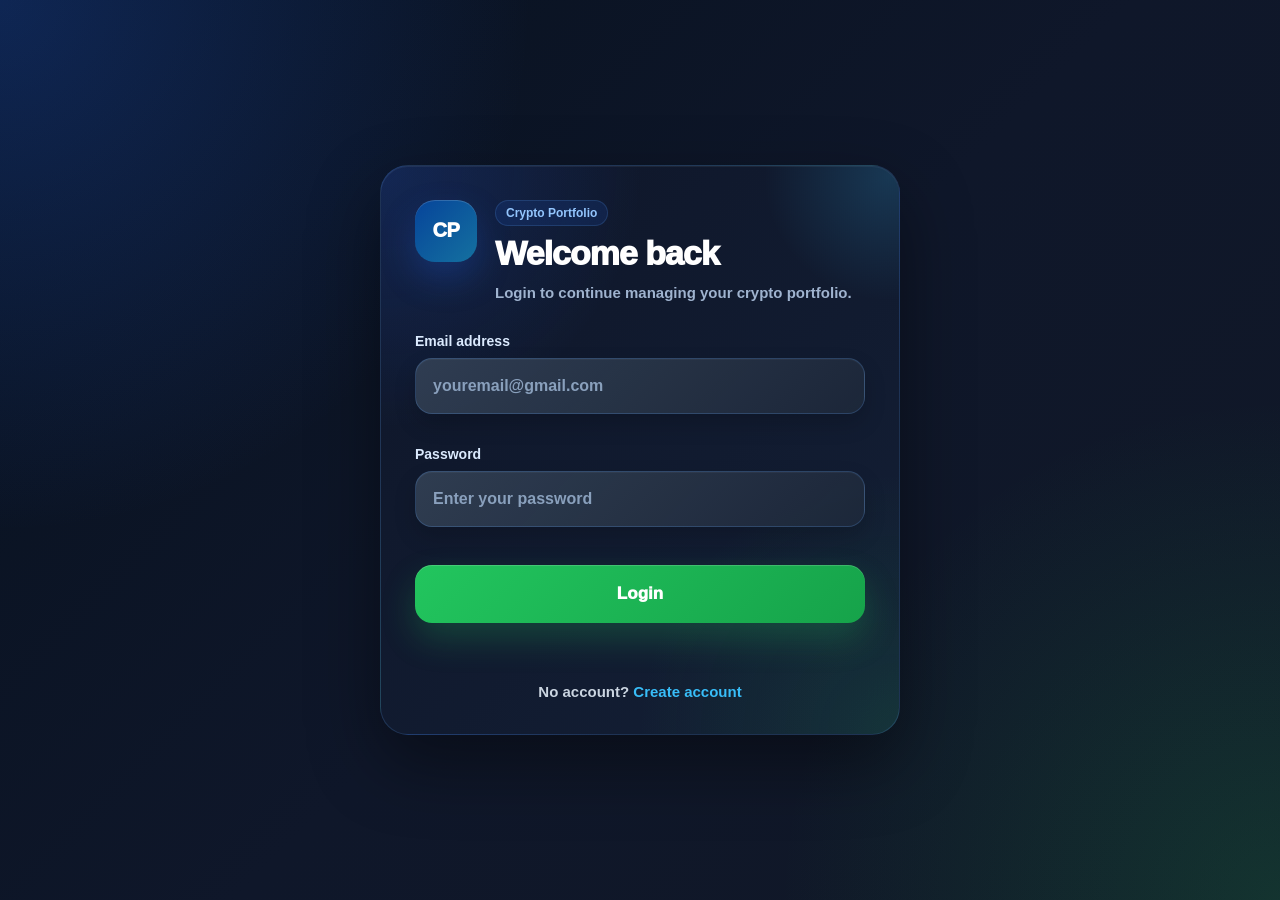
<file: frontend/index.html>
<!doctype html>
<html lang="en">
<head>
  <meta charset="utf-8">
  <meta name="viewport" content="width=device-width,initial-scale=1">
  <meta http-equiv="refresh" content="0;url=login.html">
  <title>Crypto Portfolio</title>
  <style>body{background:#080f20;color:#f9fafb;font:16px system-ui,sans-serif;padding:2rem}a{color:#a5b4fc}</style>
</head>
<body>
  <p>Opening Crypto Portfolio… <a href="login.html">Continue to login</a></p>
</body>
</html>
</file>
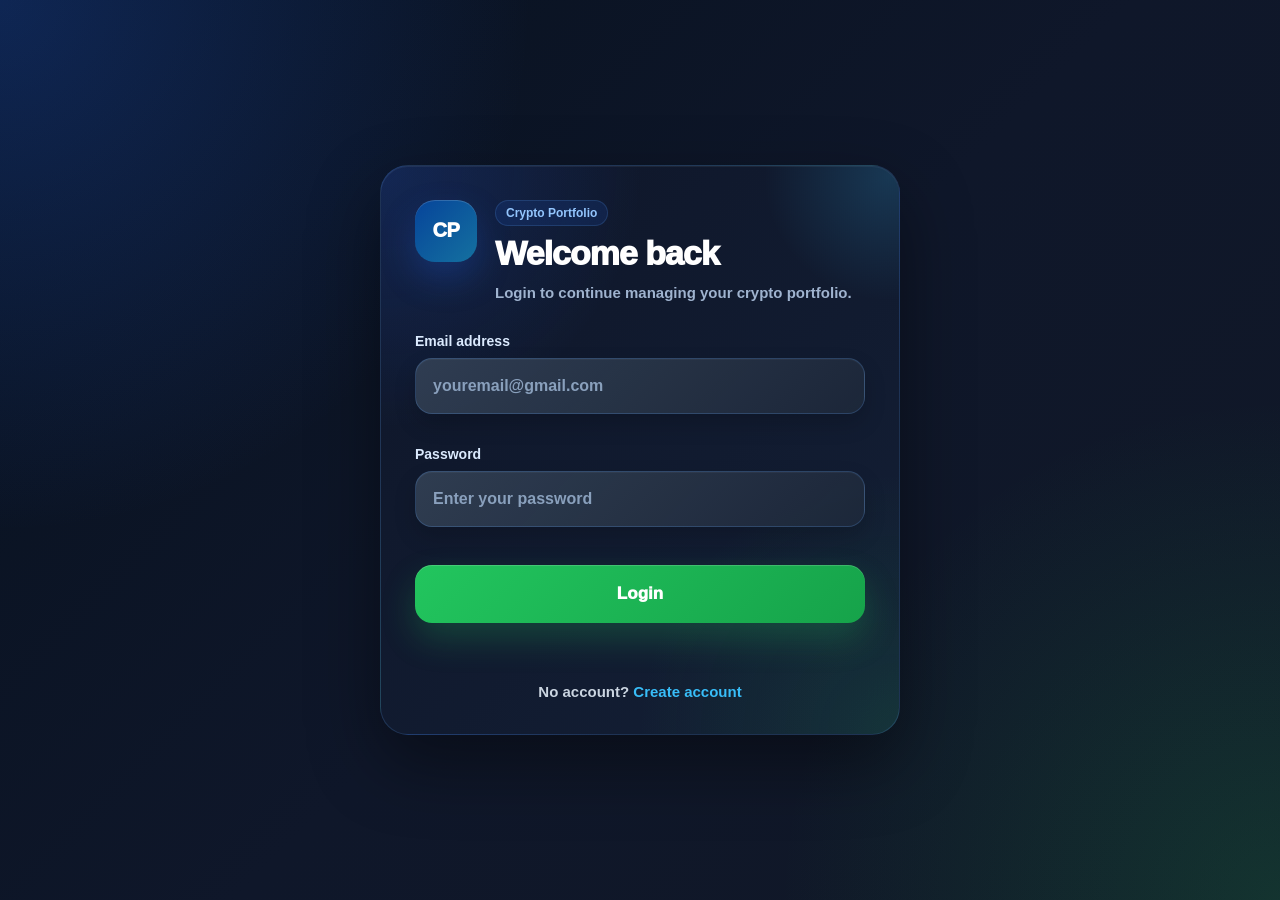
<file: frontend/login.html>
<!-- ==================================================
   BLOCK 01 — DOCUMENT SETTINGS / НАСТРОЙКИ ДОКУМЕНТА
================================================== -->
<!DOCTYPE html>
<html lang="en">
<head>
    <meta charset="UTF-8">
    <meta name="viewport" content="width=device-width, initial-scale=1.0">
    <title>Login | Crypto Portfolio</title>
    <link rel="stylesheet" href="css/style.css">
</head>
<body class="auth-page">

    <!-- ==================================================
    BLOCK 02 — AUTH CARD / КАРТОЧКА АВТОРИЗАЦИИ
================================================== -->
    <main class="auth-wrapper">
        <section class="auth-card">

            <div class="auth-brand">
                <div class="auth-logo">CP</div>

                <div>
                    <p class="auth-eyebrow">Crypto Portfolio</p>
                    <h1>Welcome back</h1>
                    <p class="auth-subtitle">
                        Login to continue managing your crypto portfolio.
                    </p>
                </div>
            </div>
            <!-- ==================================================
            BLOCK 03 — AUTH FORM / ФОРМА ВХОДА ИЛИ РЕГИСТРАЦИИ
================================================== -->
            <form id="loginForm" class="auth-form">
                <div class="auth-field">
                    <label for="email">Email address</label>
                    <input type="email" id="email" placeholder="youremail@gmail.com" autocomplete="email">
                </div>

                <div class="auth-field">
                    <label for="password">Password</label>
                    <input type="password" id="password" placeholder="Enter your password" autocomplete="current-password">
                </div>

                <button type="submit" class="auth-submit-btn">
                    Login
                </button>
            </form>

            <p id="message" class="auth-message"></p>

            <p class="auth-switch">
                No account?
                <a href="register.html">Create account</a>
            </p>

        </section>
    </main>

    <!-- ==================================================
    BLOCK 04 — JAVASCRIPT CONNECTION / ПОДКЛЮЧЕНИЕ JAVASCRIPT
================================================== -->
    <script src="js/auth.js"></script>
    
</body>
</html>
</file>
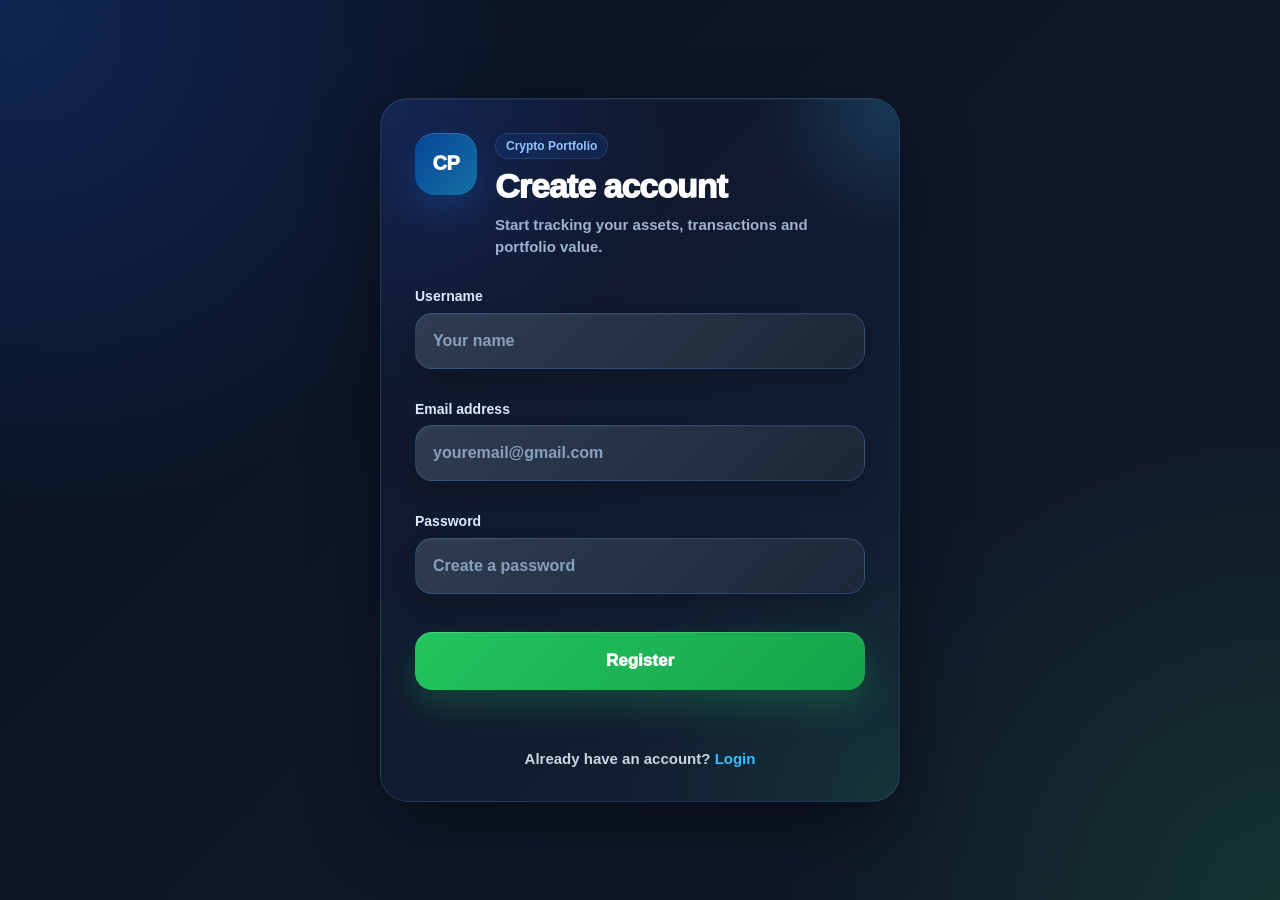
<file: frontend/register.html>
<!-- ==================================================
   BLOCK 01 — DOCUMENT SETTINGS / НАСТРОЙКИ ДОКУМЕНТА
================================================== -->
<!DOCTYPE html>
<html lang="en">
<head>
    <meta charset="UTF-8">
    <meta name="viewport" content="width=device-width, initial-scale=1.0">
    <title>Register | Crypto Portfolio</title>
    <link rel="stylesheet" href="css/style.css">
</head>
<body class="auth-page">

    <!-- ==================================================
    BLOCK 02 — AUTH CARD / КАРТОЧКА АВТОРИЗАЦИИ
================================================== -->
    <main class="auth-wrapper">
        <section class="auth-card">

            <div class="auth-brand">
                <div class="auth-logo">CP</div>

                <div>
                    <p class="auth-eyebrow">Crypto Portfolio</p>
                    <h1>Create account</h1>
                    <p class="auth-subtitle">
                        Start tracking your assets, transactions and portfolio value.
                    </p>
                </div>
            </div>

            <!-- ==================================================
            BLOCK 03 — AUTH FORM / ФОРМА ВХОДА ИЛИ РЕГИСТРАЦИИ
================================================== -->
            <form id="registerForm" class="auth-form">
                <div class="auth-field">
                    <label for="username">Username</label>
                    <input type="text" id="username" placeholder="Your name" autocomplete="username">
                </div>

                <div class="auth-field">
                    <label for="email">Email address</label>
                    <input type="email" id="email" placeholder="youremail@gmail.com" autocomplete="email">
                </div>

                <div class="auth-field">
                    <label for="password">Password</label>
                    <input type="password" id="password" placeholder="Create a password" autocomplete="new-password">
                </div>

                <button type="submit" class="auth-submit-btn">
                    Register
                </button>
            </form>

            <p id="message" class="auth-message"></p>

            <p class="auth-switch">
                Already have an account?
                <a href="login.html">Login</a>
            </p>

        </section>
    </main>
    
    <!-- ==================================================
    BLOCK 04 — JAVASCRIPT CONNECTION / ПОДКЛЮЧЕНИЕ JAVASCRIPT
================================================== -->
    <script src="js/auth.js"></script>
</body>
</html>
</file>
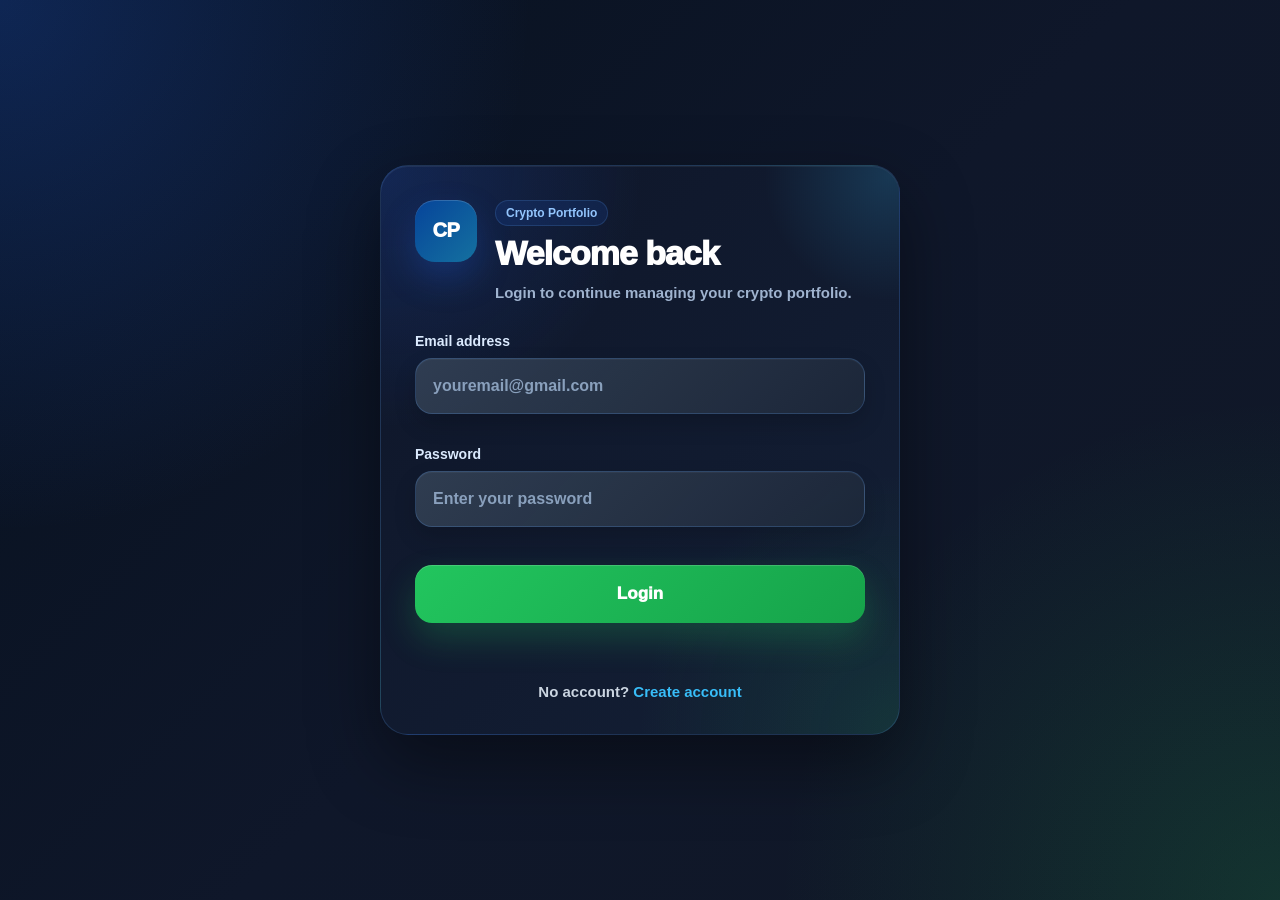
<file: frontend/transactions.html>
<!-- ==================================================
   BLOCK 01 — DOCUMENT SETTINGS / НАСТРОЙКИ ДОКУМЕНТА
================================================== -->
<!DOCTYPE html>
<html lang="en">
<head>
    <meta charset="UTF-8">
    <meta name="viewport" content="width=device-width, initial-scale=1.0">
    <title>Transactions | Crypto Portfolio</title>

    <link rel="stylesheet" href="css/style.css">
</head>
<body>

    <!-- ================================================== -->
    <!-- BLOCK 02 — HEADER / NAVIGATION / ШАПКА И НАВИГАЦИЯ -->
    <!-- ================================================== -->
    <header class="dashboard-header">
        <div class="dashboard-logo">
            <h1>Crypto Portfolio</h1>
            <p>All transactions</p>
        </div>

        <nav class="dashboard-nav">
            <a href="dashboard.html" class="dashboard-nav-link">Dashboard</a>
            <a href="scene.html" class="dashboard-nav-link">3D Dashboard</a>
            <a href="transactions.html" class="dashboard-nav-link active">Transactions</a>
        </nav>

        <div class="header-actions">
            <button id="logoutBtn" type="button">Logout</button>
        </div>
    </header>

    <main class="dashboard-container">

        <!-- ================================================== -->
        <!-- BLOCK 03 — ALL TRANSACTIONS / ВСЕ ТРАНЗАКЦИИ -->
        <!-- ================================================== -->
        <section class="transactions-section">
            <div class="transactions-header">
                <div>
                    <p class="transactions-kicker">History</p>
                    <h2 class="transactions-title">All Transactions</h2>
                </div>

                <a href="dashboard.html" class="transactions-view-btn">
                    Back to Dashboard
                </a>
            </div>

            <div class="transactions-tools">
<label>Search <input id="transactionSearch" type="search" placeholder="Search coin..." /></label>
<label>Type <select id="transactionTypeFilter"><option value="ALL">All types</option><option value="BUY">Buy</option><option value="SELL">Sell</option></select></label>
<span id="transactionCount" role="status"></span>
</div>
<div class="transaction-stats" id="transactionStats"></div>
<div class="transactions-list" id="allTransactionsList">
                <!-- All transactions will be rendered here by JavaScript -->
            </div>
        </section>

    </main>

    <script src="js/transactions.js"></script>
</body>
</html>
</file>
<file: frontend/css/style.css>
/* ==================================================
   STYLE.CSS — MAIN CSS MAP / ГЛАВНАЯ КАРТА CSS
   Здесь нет обычных стилей. Этот файл только подключает CSS-блоки.
   Если хочешь изменить конкретную часть сайта — открывай нужный файл ниже.
================================================== */

/* ==================================================
   CORE / ОСНОВА
   Переменные, reset, body, общие поля, общие кнопки
================================================== */
@import url("./core/00-base.css");
@import url("./core/01-forms.css");
@import url("./core/02-buttons.css");

/* ==================================================
   DASHBOARD PAGE / СТРАНИЦА DASHBOARD
   Блоки идут в том же порядке, как они расположены на странице
================================================== */
@import url("./blocks/01-dashboard-layout.css");
@import url("./blocks/02-navigation.css");
@import url("./blocks/03-user-profile-card.css");
@import url("./blocks/04-summary-cards.css");
@import url("./blocks/05-add-transaction-form.css");
@import url("./blocks/06-crypto-dropdown.css");
@import url("./blocks/07-transactions.css");
@import url("./blocks/08-allocation.css");
@import url("./blocks/09-portfolio-list.css");
@import url("./blocks/10-portfolio-filters-sort.css");
@import url("./blocks/11-edit-card.css");
@import url("./blocks/12-delete-modal.css");

/* ==================================================
   AUTH PAGES / СТРАНИЦЫ ВХОДА И РЕГИСТРАЦИИ
================================================== */
@import url("./blocks/13-auth-pages.css");
@import url("./blocks/14-performance.css");

/* ==================================================
   RESPONSIVE / АДАПТАЦИЯ ПОД НОУТБУК, ПЛАНШЕТ, ТЕЛЕФОН
   Должен быть последним, чтобы спокойно переопределять блоки выше.
================================================== */
@import url("./blocks/99-responsive.css");
</file>
